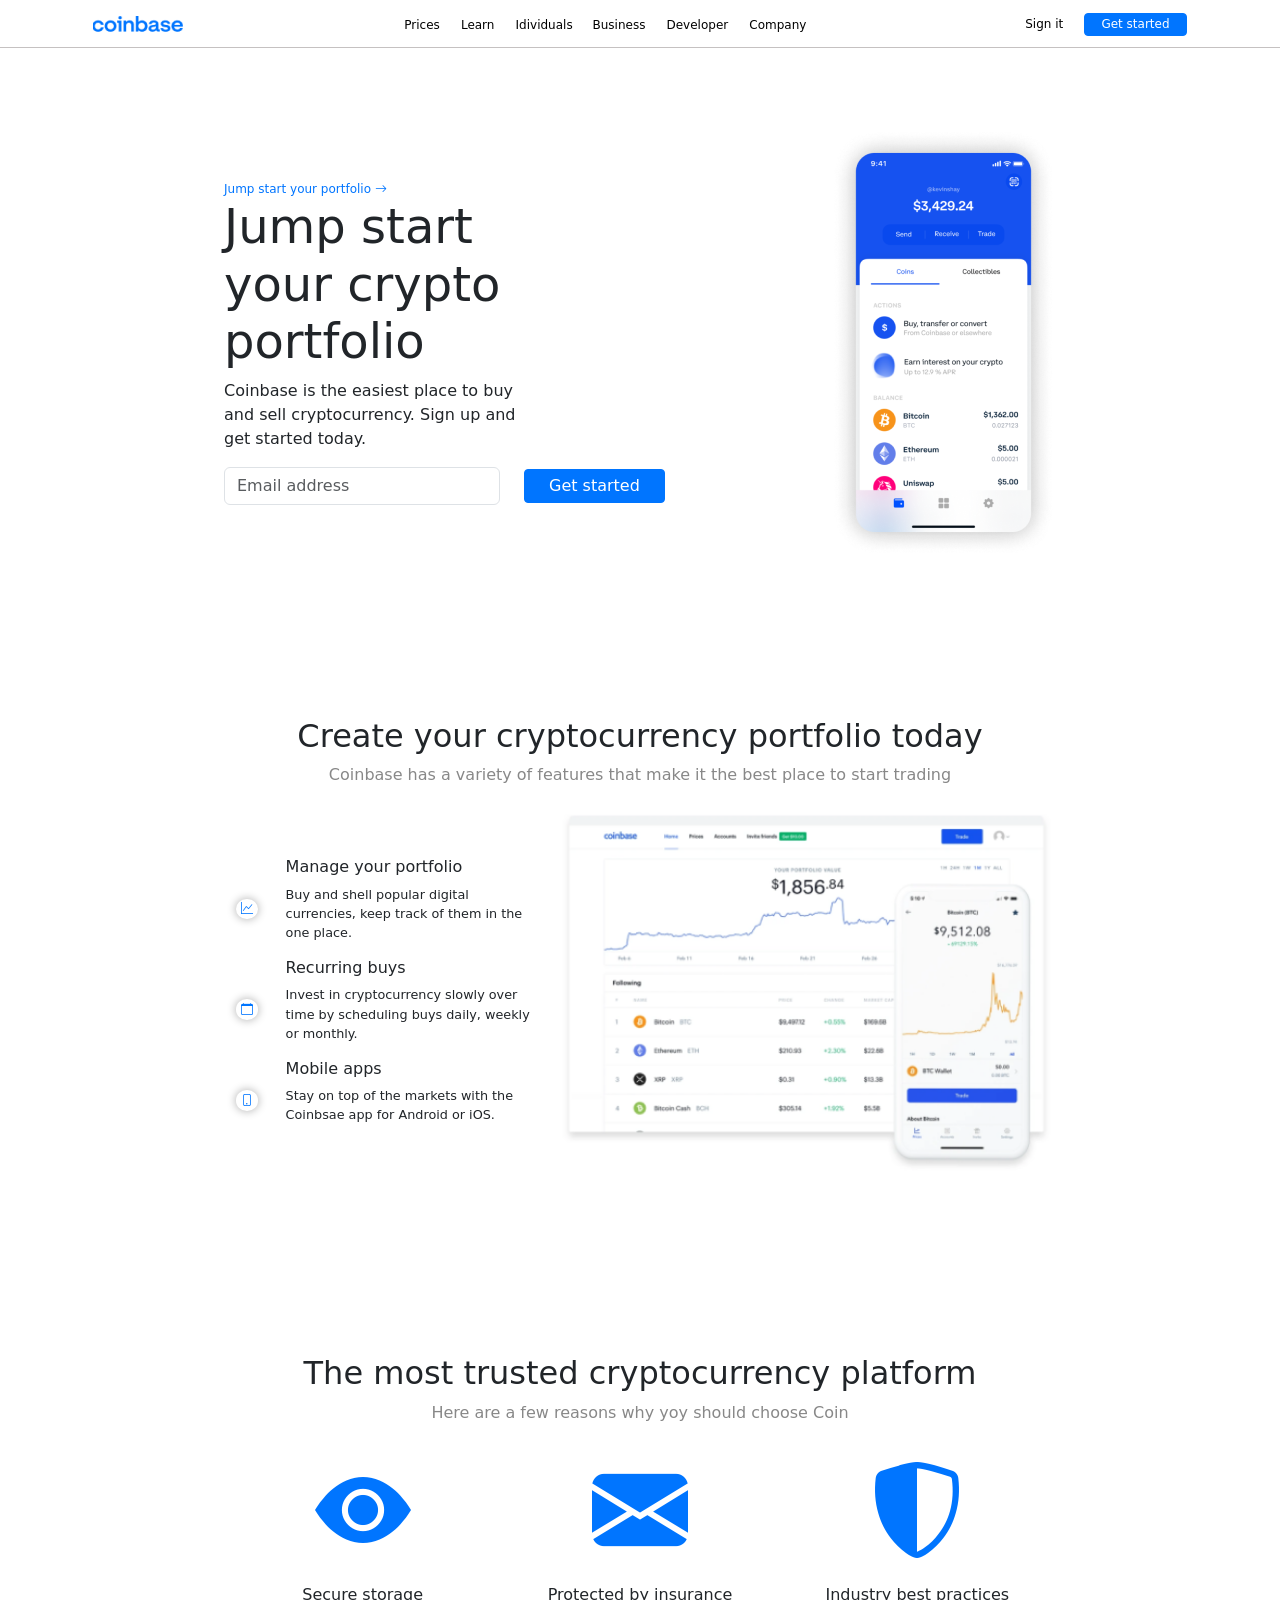
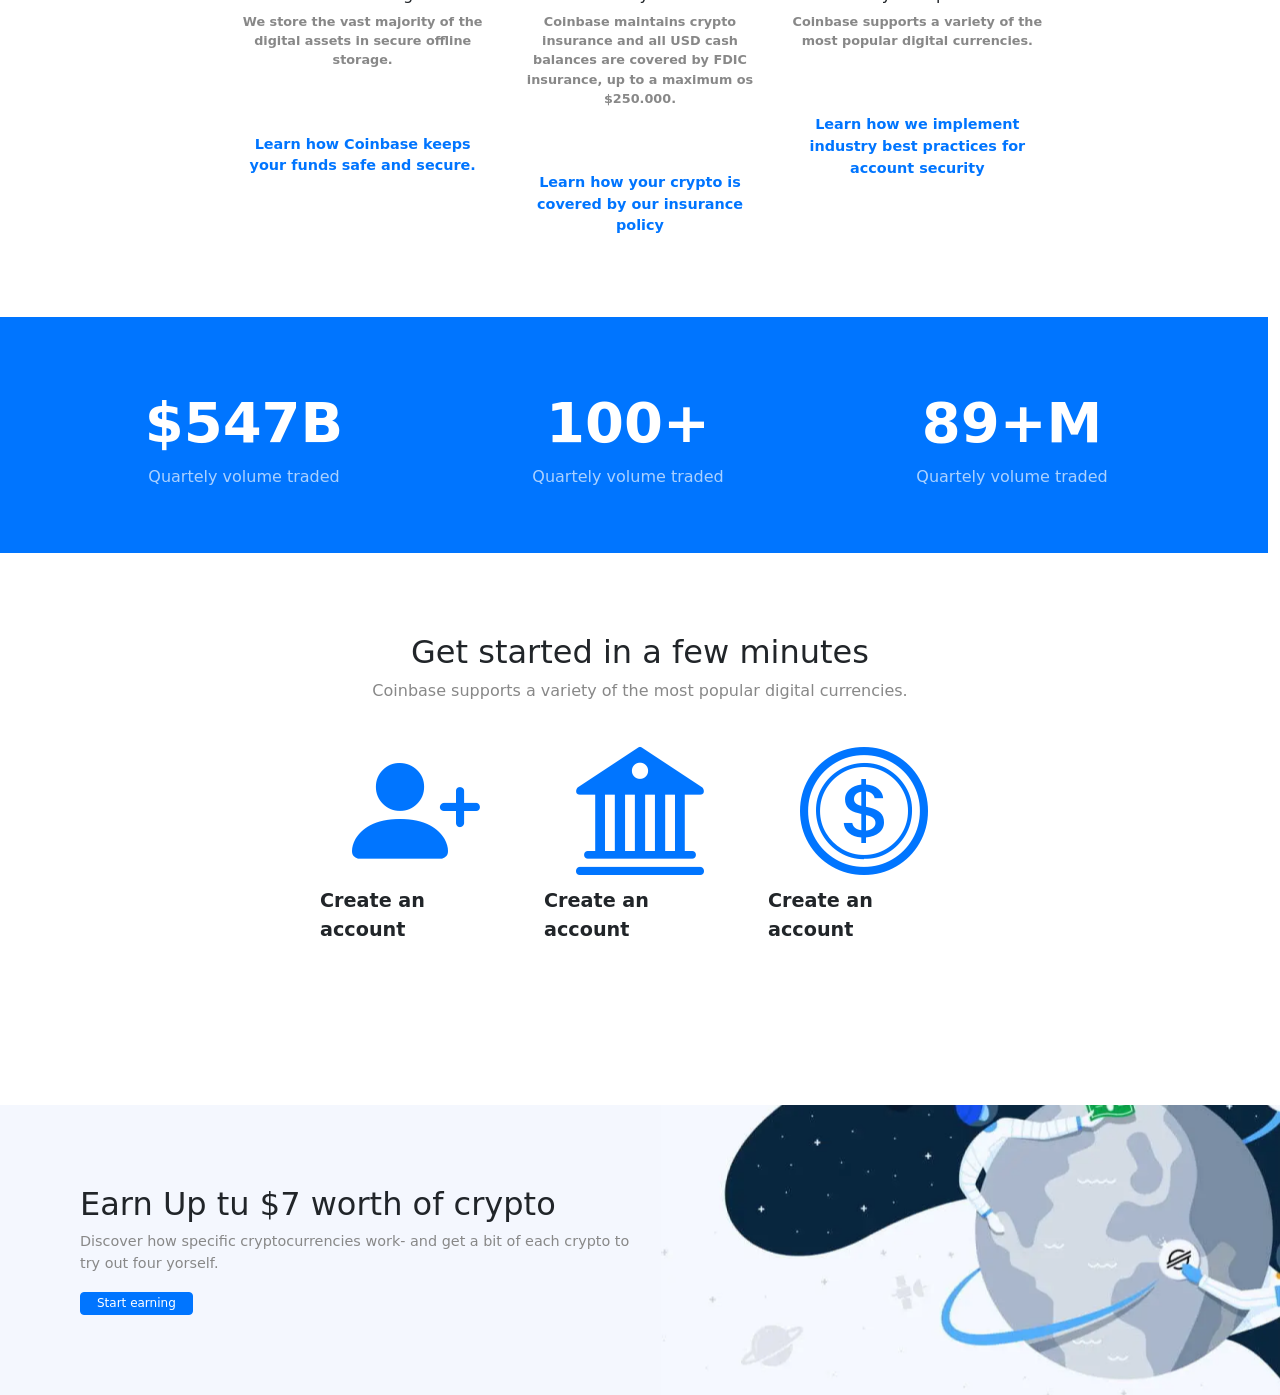
<file: html/proyecto.html>
<!DOCTYPE html>
<html lang="en">
<head>
    <meta charset="UTF-8">
    <meta http-equiv="X-UA-Compatible" content="IE=edge">
    <meta name="viewport" content="width=device-width, initial-scale=1.0">
    <title>CryptoWeb</title>
    <link rel="stylesheet" href="../css/styles.css">
    <link href="https://cdn.jsdelivr.net/npm/bootstrap@5.1.3/dist/css/bootstrap.min.css" rel="stylesheet" integrity="sha384-1BmE4kWBq78iYhFldvKuhfTAU6auU8tT94WrHftjDbrCEXSU1oBoqyl2QvZ6jIW3" crossorigin="anonymous">
    <link rel="stylesheet" href="https://cdn.jsdelivr.net/npm/bootstrap-icons@1.10.2/font/bootstrap-icons.css">
</head>
<body>
    <nav class="nav">
        <div class="logo">
            <a href="#">
                <img src="../assets/img/Logo.png" alt="logo">
            </a>
        </div>
        <div class="menu d-none d-md-block">
            <ul class="main-menu">
                <li><a href="#">Prices</a></li>
                <li><a href="#">Learn</a></li>
                <li><a href="#">Idividuals</a> </li>
                <li><a href="#">Business</a></li>
                <li><a href="#">Developer</a></li>
                <li><a href="#">Company</a> </li>
            </ul>
        </div>
        <div class="get-started">
            <button class="btn-sec-s">Sign it</button>
            <button class="btn-main-s">Get started</button>
        </div>
    </nav>
    <section class="sec-home">
        <div class="home-cta">
            <div class="cta-text">
                <span>Jump start your portfolio</span>
                <i class="bi bi-arrow-right"></i>
            </div>
            <h2 class="home-text h1">Jump start your crypto portfolio</h2>
            <p class="home-description">Coinbase is the easiest place to buy and sell cryptocurrency. Sign up and get started today. </p>
            <div class="lead-magnet row align-items-center">
                <div class="col input-col">
                    <input type="text" class="form-control input-text" placeholder="Email address">
                </div>
                <div class="col">
                    <button class="btn-main">Get started</button>
                </div>
                
            </div>
        </div>
        <div class="home-img d-none d-md-block">
            <img src="../assets/img/Wallet.png" alt="wallet">
        </div>
    </section>
    <section class="sec-features">
        <div class="intro">
            <h3>Create your cryptocurrency portfolio today</h3>
            <p>Coinbase has a variety of features that make it the best place to start trading</p>
        </div>
        <div class="features">
            <div class="text">
                <div class="feature">
                    <span class="icon-sm">
                        <i class="bi bi-graph-up"></i>
                    </span>
                    <div class="description">
                        <h4 class="tittle">Manage your portfolio</h4>
                        <p class="description-text">Buy and shell popular digital currencies, keep track of them in the one place.</p>
                    </div>
                </div>
                <div class="feature">
                    <span class="icon-sm">
                        <i class="bi bi-calendar"></i>
                    </span>
                    <div class="description">
                        <h4 class="tittle">Recurring buys</h4>
                        <p class="description-text">Invest in cryptocurrency slowly over time by scheduling buys daily, weekly or monthly.</p>
                    </div>
                </div>
                <div class="feature">
                    <span class="icon-sm">
                        <i class="bi bi-phone"></i>
                    </span>
                    <div class="description">
                        <h4 class="tittle">Mobile apps</h4>
                        <p class="description-text">Stay on top of the markets with the Coinbsae app for Android or iOS.</p>
                    </div>
                </div>
            </div>
            <div class="image d-none d-md-block">
                <img class="img" src="../assets/img/Chart 1.png" alt="chart">
            </div>
        </div>
    </section>
    <section class="sec-benefits">
        <div class="intro">
            <h3>The most trusted cryptocurrency platform</h3>
            <p>Here are a few reasons why yoy should choose Coin</p>
        </div>
        <div class="benefit-card row">
            <div class="benefit col-md">
                <div class="icon">
                    <i class="bi bi-eye-fill"></i>
                </div>
                <div class="description">
                    <h4 class="tittle">Secure storage</h4>
                    <p class="text">We store the vast majority of the digital assets in secure offline storage.</p>
                </div>
                <div class="cta">Learn how Coinbase keeps your funds safe and secure.</div>
            </div>
            <div class="benefit col-md">
                <div class="icon">
                    <i class="bi bi-envelope-fill"></i>
                </div>
                <div class="description">
                    <h4 class="tittle">Protected by insurance</h4>
                    <p class="text">Coinbase maintains crypto insurance and all USD cash balances are covered by FDIC insurance, up to a maximum os $250.000.</p>
                </div>
                <div class="cta">Learn how your crypto is covered by our insurance policy</div>
            </div>
            <div class="benefit col-md">
                <div class="icon">
                    <i class="bi bi-shield-shaded"></i>
                </div>
                <div class="description">
                    <h4 class="tittle">Industry best practices</h4>
                    <p class="text">Coinbase supports a variety of the most popular digital currencies.</p>
                </div>
                <div class="cta">Learn how we implement industry best practices for account security</div>
            </div>
        </div>
    </section>
    <section class="sec-kpis row">
        <div class="kpi col-md">
            <span class="number">$547B</span>
            <span class="desc">Quartely volume traded</span>
        </div>
        <div class="kpi col-md">
            <span class="number">100+</span>
            <span class="desc">Quartely volume traded</span>
        </div>
        <div class="kpi col-md">
            <span class="number">89+M</span>
            <span class="desc">Quartely volume traded</span>
        </div>
    </section>
    <section class="sec-onboarding">
        <div class="intro">
            <h3>Get started in a few minutes</h3>
            <p>Coinbase supports a variety of the most popular digital currencies.</p>
        </div>
        <div class="steps">
            <div class="icon-desc">
                <div class="icon">
                <i class="bi bi-person-plus-fill"></i>
                </div>
                <div class="tittle">Create an account</div>
            </div>
            <div class="step-separator"></div>
            <div class="icon-desc">
                <div class="icon">
                    <i class="bi bi-bank2"></i>
                </div>
                <div class="tittle">Create an account</div>
            </div>
            <div class="step-separator"></div>
            <div class="icon-desc">
                <div class="icon">
                    <i class="bi bi-coin"></i>
                </div>
                <div class="tittle">Create an account</div>
            </div>
        </div>
    </section>
    <section class="sec-footer-cta">
        <div class="footer-cta">
            <h4 class="cta-tittle">Earn Up tu $7 worth of crypto</h4>
            <p class="cta-text">Discover how specific cryptocurrencies work- and get a bit of each crypto to try out four yorself.</p>
            <button class="btn-main-s">Start earning</button>
        </div>
    </section>
</body>

<script src="https://cdn.jsdelivr.net/npm/bootstrap@5.1.3/dist/js/bootstrap.bundle.min.js" integrity="sha384-ka7Sk0Gln4gmtz2MlQnikT1wXgYsOg+OMhuP+IlRH9sENBO0LRn5q+8nbTov4+1p" crossorigin="anonymous"></script>
</html>
</file>
<file: css/styles.css>
.btn-main, .btn-main-s {
  padding: 0.25rem 1.5rem;
  border-radius: 0.25rem;
  color: white;
  background-color: #0075FF;
  border: solid 1px #0075FF; }
  .btn-main:hover, .btn-main-s:hover {
    background-color: white;
    color: #0075FF; }
  .btn-main-s {
    font-size: 0.75rem;
    padding: 0.1rem 1rem; }

.btn-sec, .btn-sec-s {
  padding: 0.25rem 1.5rem;
  border-radius: 0.25rem;
  color: black;
  background-color: transparent;
  border: none; }
  .btn-sec:hover, .btn-sec-s:hover {
    color: #888; }
  .btn-sec-s {
    font-size: 0.75rem;
    padding: 0.1rem 1rem; }

.main-menu {
  margin-bottom: 0; }
  .main-menu li {
    display: inline;
    font-size: 0.75rem;
    list-style: none;
    margin-right: 1rem; }
    .main-menu li a {
      color: #000;
      text-decoration: none; }
      .main-menu li a:hover {
        text-decoration: underline; }

.icon-sm i {
  font-size: 0.75rem;
  color: #0075FF;
  padding: 0.2rem 0.3rem;
  border-radius: 50%;
  box-shadow: 0 0 10px #00000055;
  margin: 0.75rem; }

.benefit {
  display: flex;
  flex-direction: column;
  text-align: center; }
  .benefit i {
    color: #0075FF;
    font-size: 6rem; }
  .benefit .description .tittle {
    font-size: 1rem; }
  .benefit .description .text {
    color: #888;
    font-weight: 600;
    font-size: 0.8rem; }
  .benefit .cta {
    color: #0075FF;
    font-weight: 600;
    font-size: 0.9rem;
    margin-top: 3rem; }

.icon-desc {
  display: flex;
  flex-direction: column;
  align-items: center;
  justify-content: center; }
  .icon-desc .icon {
    color: #0075FF;
    font-size: 8rem;
    padding: 0; }
  .icon-desc .tittle {
    font-size: 1.2rem;
    font-weight: 600;
    margin-top: -1.5rem; }

@use "componentes";
html {
  min-width: 100vw; }

body {
  min-height: 100%;
  max-width: 100vw;
  margin: 0;
  padding: 0; }

.nav {
  display: flex;
  justify-content: space-around;
  align-items: center;
  width: 100%;
  height: 3rem;
  border-bottom: solid 1px #c5c1c1; }

.logo img {
  max-width: 7rem; }

.sec-home {
  max-width: 992px;
  width: 100%;
  padding: 5rem;
  margin: auto;
  display: flex;
  align-items: center; }
  .sec-home .home-cta {
    flex: 1; }
    .sec-home .home-cta .cta-text {
      color: #0075FF;
      font-size: 0.75rem; }
    .sec-home .home-cta .home-description {
      max-width: 300px; }
    .sec-home .home-cta .home-text {
      font-size: 3rem;
      max-width: 300px; }
    .sec-home .home-cta .lead-magnet .input-col {
      max-width: 300px; }

.sec-features, .sec-benefits, .sec-onboarding {
  max-width: 992px;
  width: 100%;
  padding: 5rem;
  margin: auto;
  display: flex;
  flex-direction: column;
  align-items: center; }
  .sec-features .intro, .sec-benefits .intro, .sec-onboarding .intro, .sec-features .sec-benefits, .sec-benefits .sec-benefits, .sec-onboarding .sec-benefits, .sec-features .sec-onboarding, .sec-benefits .sec-onboarding, .sec-onboarding .sec-onboarding {
    text-align: center; }
    .sec-features .intro h3, .sec-benefits .intro h3, .sec-onboarding .intro h3, .sec-features .sec-benefits h3, .sec-benefits .sec-benefits h3, .sec-onboarding .sec-benefits h3, .sec-features .sec-onboarding h3, .sec-benefits .sec-onboarding h3, .sec-onboarding .sec-onboarding h3 {
      font-size: 2rem; }
    .sec-features .intro p, .sec-benefits .intro p, .sec-onboarding .intro p, .sec-features .sec-benefits p, .sec-benefits .sec-benefits p, .sec-onboarding .sec-benefits p, .sec-features .sec-onboarding p, .sec-benefits .sec-onboarding p, .sec-onboarding .sec-onboarding p {
      font-size: 1rem;
      color: #888; }
  .sec-features .features, .sec-benefits .features, .sec-onboarding .features {
    display: flex;
    gap: 1rem;
    align-items: center; }
    .sec-features .features .text, .sec-benefits .features .text, .sec-onboarding .features .text {
      flex: 1;
      padding: 2rem 0; }
      .sec-features .features .text .feature, .sec-benefits .features .text .feature, .sec-onboarding .features .text .feature {
        display: flex;
        flex-direction: row;
        align-items: center; }
        .sec-features .features .text .feature .description, .sec-benefits .features .text .feature .description, .sec-onboarding .features .text .feature .description {
          margin-left: 1rem; }
          .sec-features .features .text .feature .description .tittle, .sec-benefits .features .text .feature .description .tittle, .sec-onboarding .features .text .feature .description .tittle {
            font-size: 1rem; }
          .sec-features .features .text .feature .description .description-text, .sec-benefits .features .text .feature .description .description-text, .sec-onboarding .features .text .feature .description .description-text {
            font-size: 0.8rem; }
    .sec-features .features .image, .sec-benefits .features .image, .sec-onboarding .features .image {
      max-width: 60%; }
      .sec-features .features .image .img, .sec-benefits .features .image .img, .sec-onboarding .features .image .img {
        max-width: 100%; }

.sec-benefits .benefit-card {
  width: 100%; }

.sec-kpis {
  background-color: #0075FF;
  color: white;
  padding: 4rem;
  width: 100%; }
  .sec-kpis .kpi {
    display: flex;
    flex-direction: column;
    text-align: center; }
    .sec-kpis .kpi .number {
      font-size: 3.5rem;
      font-weight: 600; }
    .sec-kpis .kpi .desc {
      font-size: 1rem;
      color: #ffffffaa; }

.sec-onboarding {
  width: 100%; }
  .sec-onboarding .steps {
    display: flex;
    align-items: center;
    justify-content: center;
    padding: 0 6rem 5rem 6rem; }
    .sec-onboarding .steps .step-separator {
      flex: 1;
      border-top: solid 3px #9a9999;
      margin: 0 1rem; }

.sec-footer-cta {
  background-color: #F4F7FE;
  background-image: url(../assets/img/bg\ 1.png);
  background-repeat: no-repeat;
  background-position: 100%;
  padding: 5rem; }
  .sec-footer-cta .footer-cta {
    width: 50%; }
    .sec-footer-cta .footer-cta .cta-tittle {
      font-size: 2rem; }
    .sec-footer-cta .footer-cta .cta-text {
      font-size: 0.9rem;
      color: #888; }

@media (max-width: 768px) {
  .sec-home {
    padding: 1rem;
    flex-direction: column; }
    .sec-home .home-cta {
      width: 100%;
      display: flex;
      flex-direction: column;
      text-align: center;
      align-items: center; }
    .sec-home .lead-magnet {
      display: flex;
      flex-direction: column;
      margin-top: 1rem; }
      .sec-home .lead-magnet .btn-main, .sec-home .lead-magnet .btn-main-s {
        margin-top: 1rem; }

  .sec-benefits {
    padding: 1rem; }

  .sec-features, .sec-benefits, .sec-onboarding {
    padding: 1rem; }

  .sec-onboarding {
    padding: 1rem; }
    .sec-onboarding .steps {
      flex-direction: column; }
      .sec-onboarding .steps .icon-desc .tittle {
        text-align: center; }

  .sec-footer-cta .footer-cta {
    width: auto; } }

/*# sourceMappingURL=styles.css.map */
</file>
